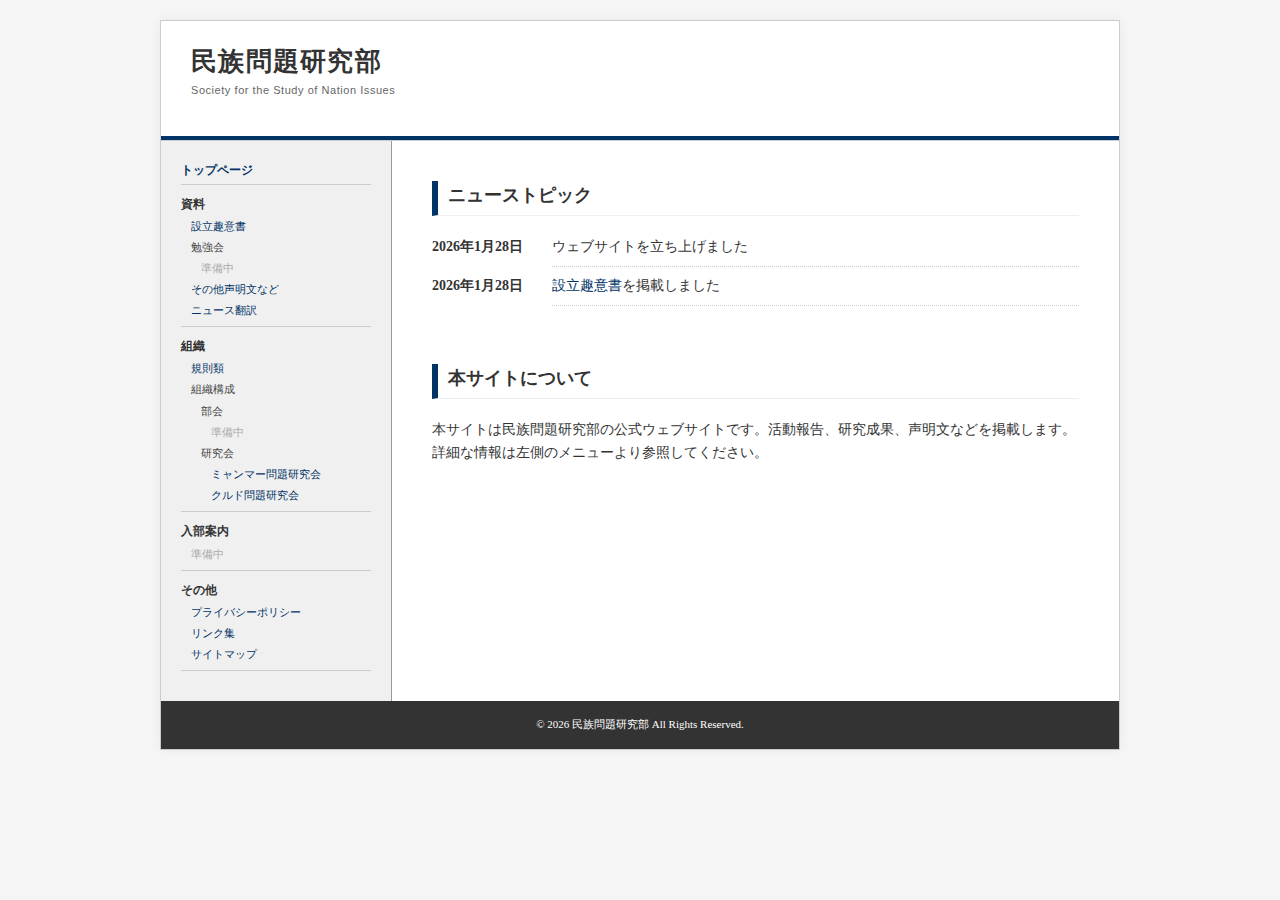
<file: index.html>
<!DOCTYPE html>
<html lang="ja">
<head>
    <meta charset="UTF-8">
    <meta name="viewport" content="width=device-width, initial-scale=1.0">
    <title>民族問題研究部</title>
    <link rel="stylesheet" href="style.css">
    <script src="js/common.js"></script>
</head>
<body>

<div class="academic-wrapper">
    <div id="header-part"></div>

    <div class="academic-container">
        <div id="sidebar-part"></div>

        <main class="academic-main">
            <section>
                <h2>ニューストピック</h2>
                <dl class="news-list">
                    <dt>2026年1月28日</dt>
                    <dd>ウェブサイトを立ち上げました</dd>
                    
                    <dt>2026年1月28日</dt>
                    <dd><a href="syuisyo.html">設立趣意書</a>を掲載しました</dd>
                </dl>
            </section>
            
            <section>
                <h2>本サイトについて</h2>
                <p>
                    本サイトは民族問題研究部の公式ウェブサイトです。活動報告、研究成果、声明文などを掲載します。
                    詳細な情報は左側のメニューより参照してください。
                </p>
            </section>
        </main>
    </div>

    <div id="footer-part"></div>
</div>

</body>
</html>
</file>
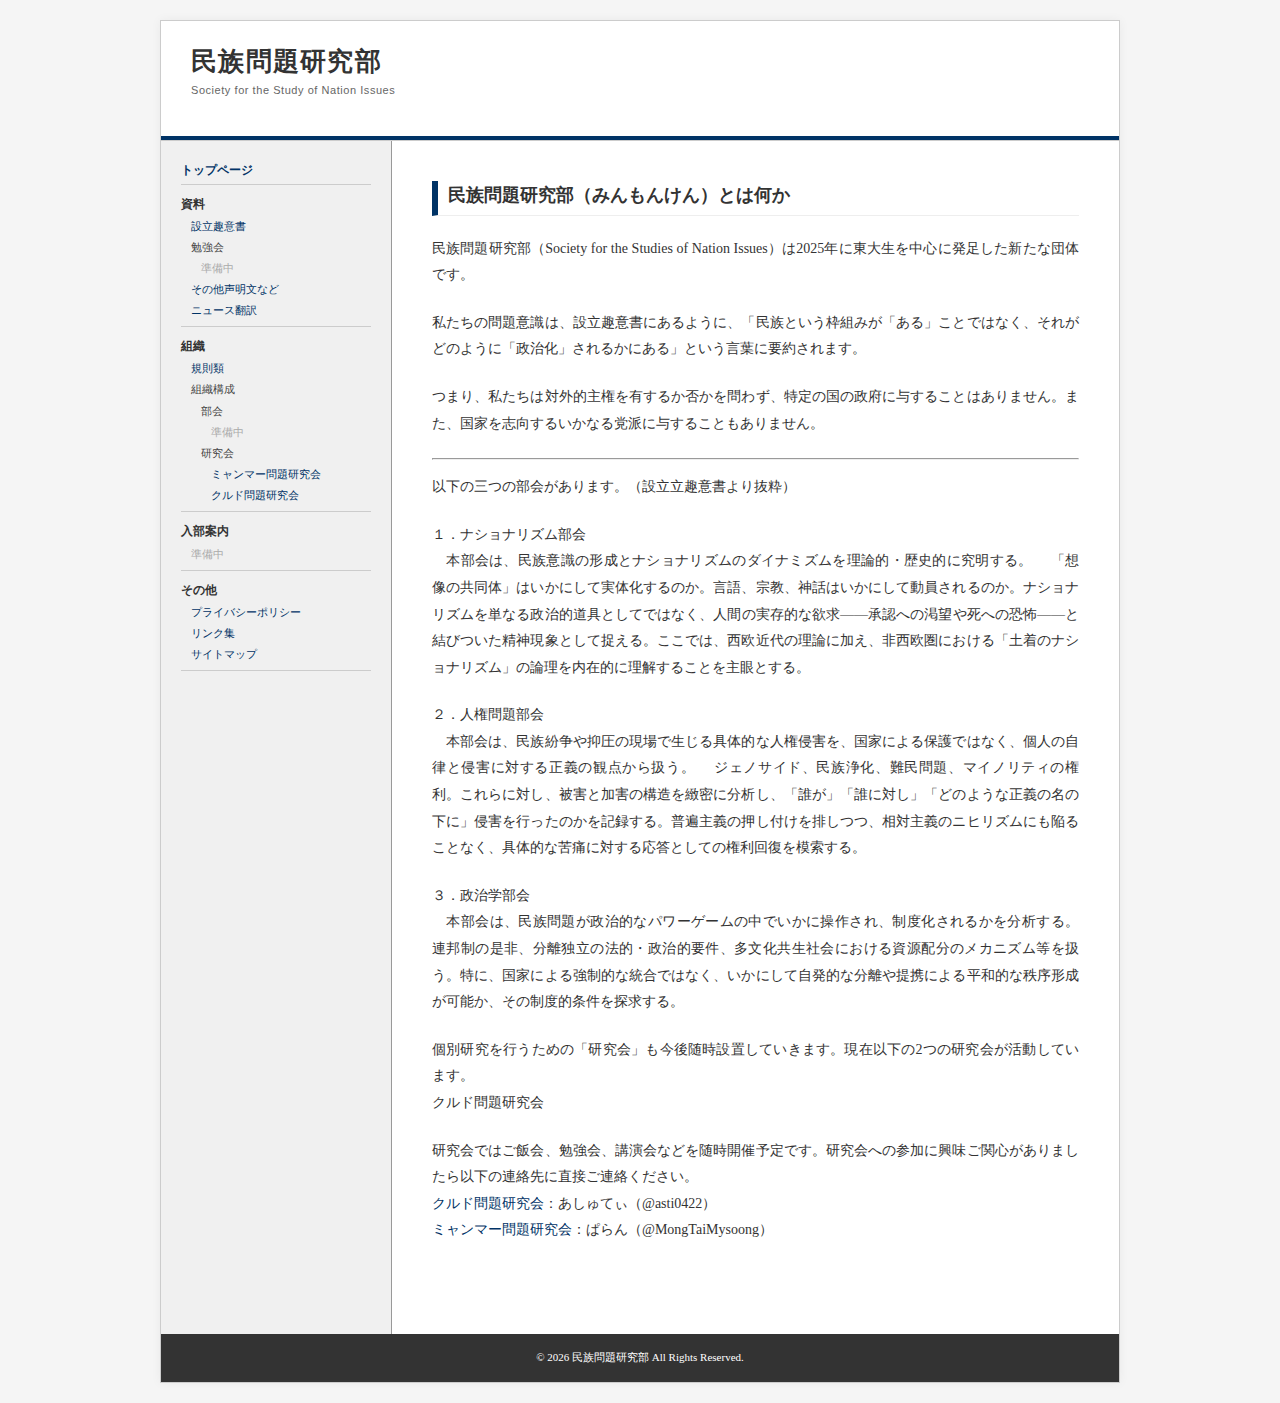
<file: about_us.html>
<!DOCTYPE html>
<html lang="ja">
<head>
    <meta charset="UTF-8">
    <meta name="viewport" content="width=device-width, initial-scale=1.0">
    <title>わたしたちについて | 民族問題研究部</title>
    <link rel="stylesheet" href="style.css">
    <script src="js/common.js"></script>
    <meta name="description" content="準備中。">
</head>
<div class="academic-wrapper">
    <div id="header-part"></div>

    <div class="academic-container">
        <div id="sidebar-part"></div>

        <main class="academic-main">
            <section>
                <h2>民族問題研究部（みんもんけん）とは何か</h2>
                         <div class="document-body">
                        <p>民族問題研究部（Society for the Studies of Nation Issues）は2025年に東大生を中心に発足した新たな団体です。</p>
		                <p>私たちの問題意識は、設立趣意書にあるように、「民族という枠組みが「ある」ことではなく、それがどのように「政治化」されるかにある」という言葉に要約されます。</p>
                        <p>つまり、私たちは対外的主権を有するか否かを問わず、特定の国の政府に与することはありません。また、国家を志向するいかなる党派に与することもありません。</p>
                        <hr />
		                <p>以下の三つの部会があります。（設立立趣意書より抜粋）</p>

		                <p>１．ナショナリズム部会</br>　本部会は、民族意識の形成とナショナリズムのダイナミズムを理論的・歴史的に究明する。 　「想像の共同体」はいかにして実体化するのか。言語、宗教、神話はいかにして動員されるのか。ナショナリズムを単なる政治的道具としてではなく、人間の実存的な欲求――承認への渇望や死への恐怖――と結びついた精神現象として捉える。ここでは、西欧近代の理論に加え、非西欧圏における「土着のナショナリズム」の論理を内在的に理解することを主眼とする。</p>

		                <p>２．人権問題部会</br>　本部会は、民族紛争や抑圧の現場で生じる具体的な人権侵害を、国家による保護ではなく、個人の自律と侵害に対する正義の観点から扱う。 　ジェノサイド、民族浄化、難民問題、マイノリティの権利。これらに対し、被害と加害の構造を緻密に分析し、「誰が」「誰に対し」「どのような正義の名の下に」侵害を行ったのかを記録する。普遍主義の押し付けを排しつつ、相対主義のニヒリズムにも陥ることなく、具体的な苦痛に対する応答としての権利回復を模索する。</p>

		                <p>３．政治学部会</br>　本部会は、民族問題が政治的なパワーゲームの中でいかに操作され、制度化されるかを分析する。 連邦制の是非、分離独立の法的・政治的要件、多文化共生社会における資源配分のメカニズム等を扱う。特に、国家による強制的な統合ではなく、いかにして自発的な分離や提携による平和的な秩序形成が可能か、その制度的条件を探求する。</p>

		                <p>個別研究を行うための「研究会」も今後随時設置していきます。現在以下の2つの研究会が活動しています。</br>クルド問題研究会</br></p>
                        <p>研究会ではご飯会、勉強会、講演会などを随時開催予定です。研究会への参加に興味ご関心がありましたら以下の連絡先に直接ご連絡ください。</br><a href="kurdmonken.html">クルド問題研究会</a>：あしゅてぃ（@asti0422）</br><a href="myanmonken.html">ミャンマー問題研究会</a>：ぱらん（@MongTaiMysoong）</p>
                        
                        </div>
            </section>
        </main>
    </div>

    <div id="footer-part"></div>
</div>
</file>
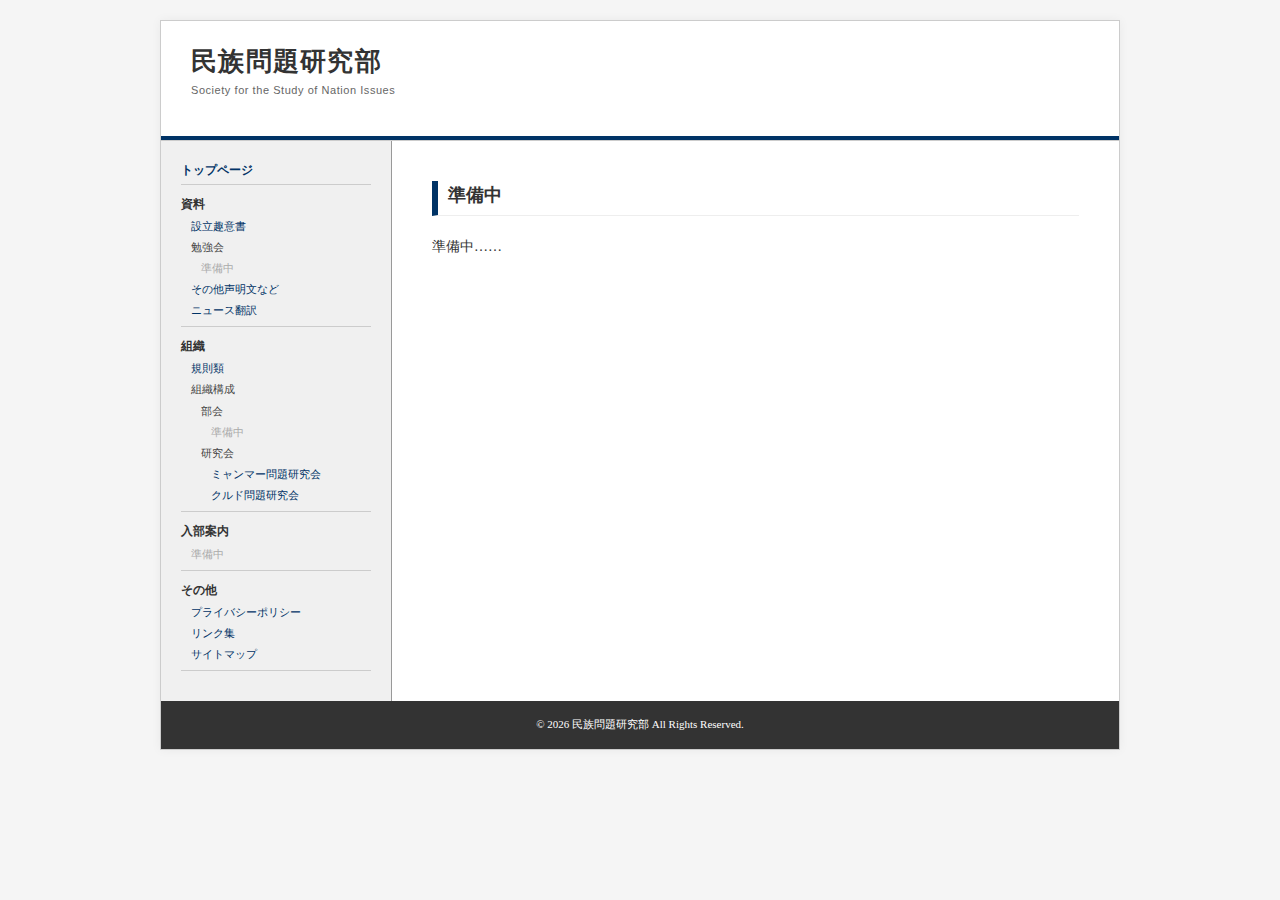
<file: junbi.html>
<!DOCTYPE html>
<html lang="ja">
<head>
    <meta charset="UTF-8">
    <meta name="viewport" content="width=device-width, initial-scale=1.0">
    <title>準備中 | 民族問題研究部</title>
    <link rel="stylesheet" href="style.css">
    <script src="js/common.js"></script>
    <meta name="description" content="準備中。">
</head>
<body>

<div class="academic-wrapper">
    <div id="header-part"></div>

    <div class="academic-container">
        <div id="sidebar-part"></div>

        <main class="academic-main">
            <section>
                <h2>準備中</h2>
                <p>準備中……
                </p>            
            <section>
        </main>
    </div>

    <div id="footer-part"></div>
</div>

</body>
</html>
</file>
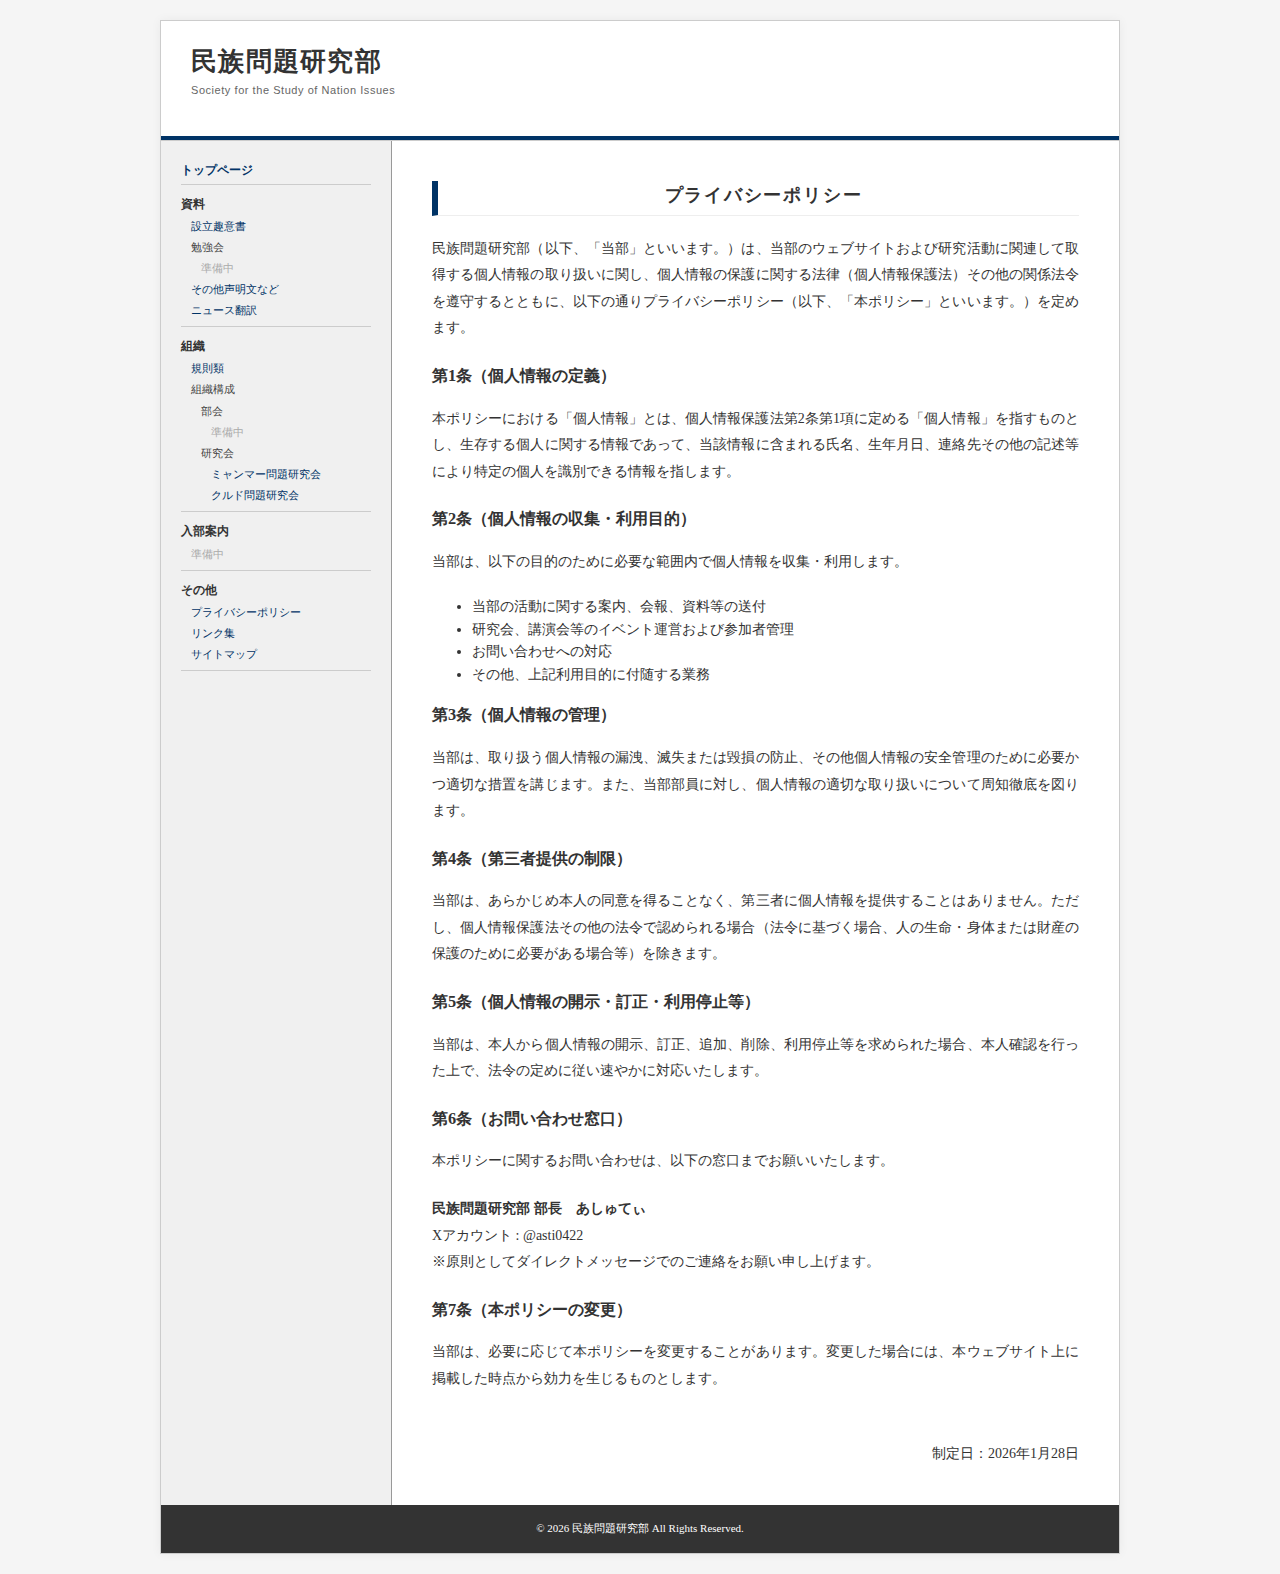
<file: privacy.html>
<!DOCTYPE html>
<html lang="ja">
<head>
    <meta charset="UTF-8">
    <meta name="viewport" content="width=device-width, initial-scale=1.0">
    <title>プライバシーポリシー | 民族問題研究部</title>
    <link rel="stylesheet" href="style.css">
    <script src="js/common.js"></script>
</head>
<body>

<div class="academic-wrapper">
    <div id="header-part"></div>

    <div class="academic-container">
        <div id="sidebar-part"></div>

        <main class="academic-main">
            <h2 class="document-title">プライバシーポリシー</h2>
            
            <div class="document-body">
                <p>
                    民族問題研究部（以下、「当部」といいます。）は、当部のウェブサイトおよび研究活動に関連して取得する個人情報の取り扱いに関し、個人情報の保護に関する法律（個人情報保護法）その他の関係法令を遵守するとともに、以下の通りプライバシーポリシー（以下、「本ポリシー」といいます。）を定めます。
                </p>

                <h3>第1条（個人情報の定義）</h3>
                <p>
                    本ポリシーにおける「個人情報」とは、個人情報保護法第2条第1項に定める「個人情報」を指すものとし、生存する個人に関する情報であって、当該情報に含まれる氏名、生年月日、連絡先その他の記述等により特定の個人を識別できる情報を指します。
                </p>

                <h3>第2条（個人情報の収集・利用目的）</h3>
                <p>
                    当部は、以下の目的のために必要な範囲内で個人情報を収集・利用します。
                </p>
                <ul>
                    <li>当部の活動に関する案内、会報、資料等の送付</li>
                    <li>研究会、講演会等のイベント運営および参加者管理</li>
                    <li>お問い合わせへの対応</li>
                    <li>その他、上記利用目的に付随する業務</li>
                </ul>

                <h3>第3条（個人情報の管理）</h3>
                <p>
                    当部は、取り扱う個人情報の漏洩、滅失または毀損の防止、その他個人情報の安全管理のために必要かつ適切な措置を講じます。また、当部部員に対し、個人情報の適切な取り扱いについて周知徹底を図ります。
                </p>

                <h3>第4条（第三者提供の制限）</h3>
                <p>
                    当部は、あらかじめ本人の同意を得ることなく、第三者に個人情報を提供することはありません。ただし、個人情報保護法その他の法令で認められる場合（法令に基づく場合、人の生命・身体または財産の保護のために必要がある場合等）を除きます。
                </p>

                <h3>第5条（個人情報の開示・訂正・利用停止等）</h3>
                <p>
                    当部は、本人から個人情報の開示、訂正、追加、削除、利用停止等を求められた場合、本人確認を行った上で、法令の定めに従い速やかに対応いたします。
                </p>

                <h3>第6条（お問い合わせ窓口）</h3>
                <p>
                    本ポリシーに関するお問い合わせは、以下の窓口までお願いいたします。
                </p>
                <p style="margin-top: 20px;">
                    <strong>民族問題研究部 部長　あしゅてぃ</strong><br>
                    Xアカウント : @asti0422<br>
                    ※原則としてダイレクトメッセージでのご連絡をお願い申し上げます。
                </p>

                <h3>第7条（本ポリシーの変更）</h3>
                <p>
                    当部は、必要に応じて本ポリシーを変更することがあります。変更した場合には、本ウェブサイト上に掲載した時点から効力を生じるものとします。
                </p>

                <div class="document-date">
                    制定日：2026年1月28日
                </div>
            </div>
        </main>
    </div>

    <div id="footer-part"></div>
</div>

</body>
</html>
</file>
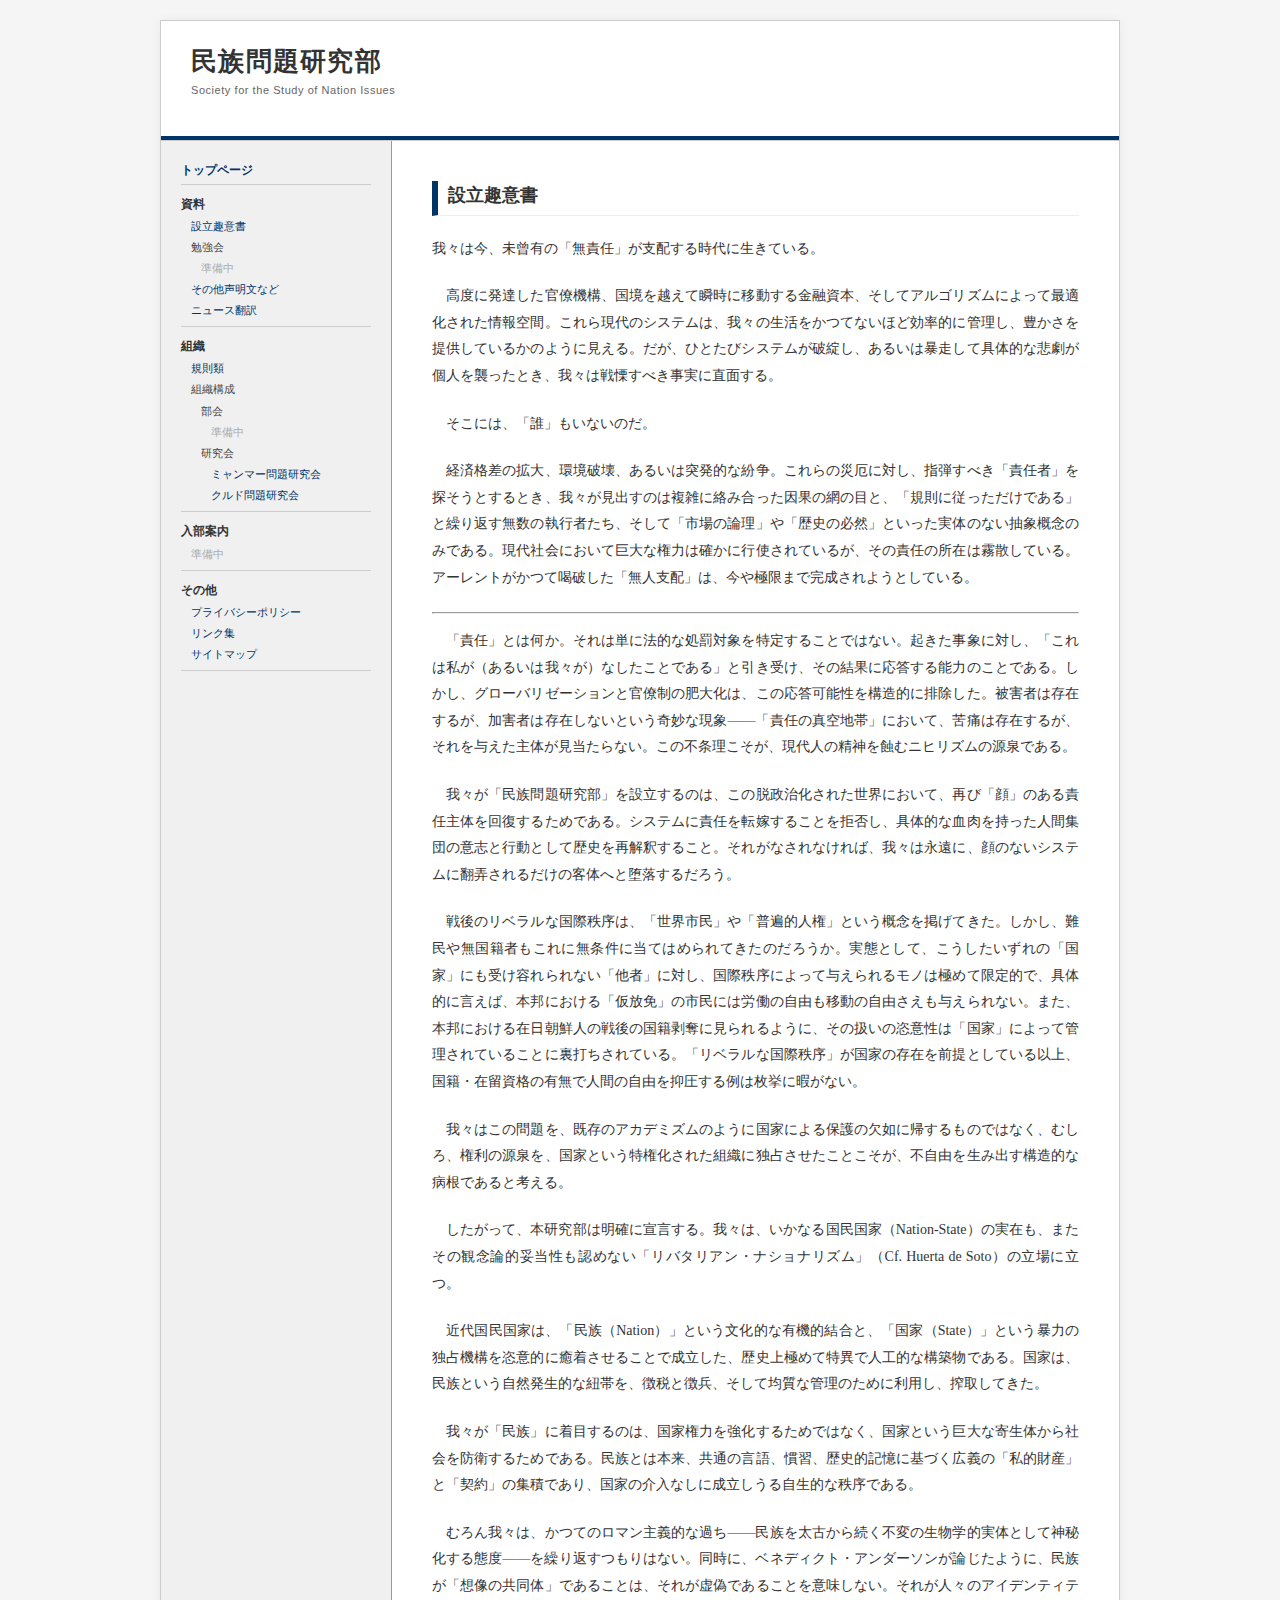
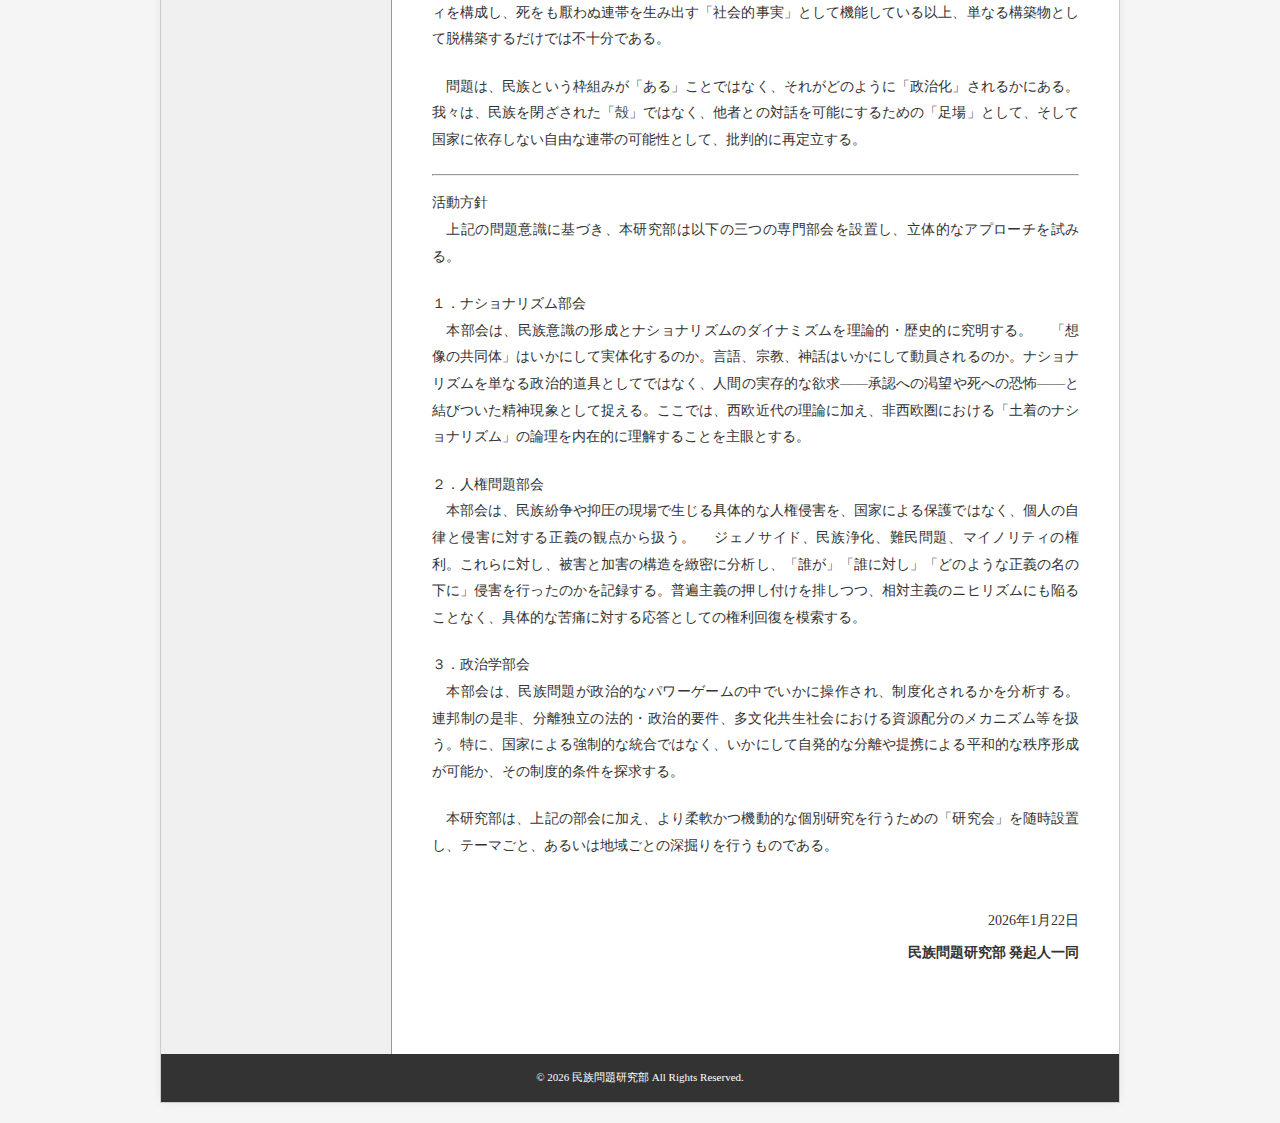
<file: syuisyo.html>
<!DOCTYPE html>
<html lang="ja">
<head>
    <meta charset="UTF-8">
    <meta name="viewport" content="width=device-width, initial-scale=1.0">
    <title>準備中 | 民族問題研究部</title>
    <link rel="stylesheet" href="style.css">
    <script src="js/common.js"></script>
    <meta name="description" content="準備中。">
</head>
<div class="academic-wrapper">
    <div id="header-part"></div>

    <div class="academic-container">
        <div id="sidebar-part"></div>

        <main class="academic-main">
            <section>
                <h2>設立趣意書</h2>
                                    <div class="document-body">
                        <p>我々は今、未曾有の「無責任」が支配する時代に生きている。</p>
		                <p>　高度に発達した官僚機構、国境を越えて瞬時に移動する金融資本、そしてアルゴリズムによって最適化された情報空間。これら現代のシステムは、我々の生活をかつてないほど効率的に管理し、豊かさを提供しているかのように見える。だが、ひとたびシステムが破綻し、あるいは暴走して具体的な悲劇が個人を襲ったとき、我々は戦慄すべき事実に直面する。</p>
		                <p>　そこには、「誰」もいないのだ。</p>
		                <p>　経済格差の拡大、環境破壊、あるいは突発的な紛争。これらの災厄に対し、指弾すべき「責任者」を探そうとするとき、我々が見出すのは複雑に絡み合った因果の網の目と、「規則に従っただけである」と繰り返す無数の執行者たち、そして「市場の論理」や「歴史の必然」といった実体のない抽象概念のみである。現代社会において巨大な権力は確かに行使されているが、その責任の所在は霧散している。アーレントがかつて喝破した「無人支配」は、今や極限まで完成されようとしている。</p>
                        <hr />
		                <p>　「責任」とは何か。それは単に法的な処罰対象を特定することではない。起きた事象に対し、「これは私が（あるいは我々が）なしたことである」と引き受け、その結果に応答する能力のことである。しかし、グローバリゼーションと官僚制の肥大化は、この応答可能性を構造的に排除した。被害者は存在するが、加害者は存在しないという奇妙な現象――「責任の真空地帯」において、苦痛は存在するが、それを与えた主体が見当たらない。この不条理こそが、現代人の精神を蝕むニヒリズムの源泉である。</p>

		                <p>　我々が「民族問題研究部」を設立するのは、この脱政治化された世界において、再び「顔」のある責任主体を回復するためである。システムに責任を転嫁することを拒否し、具体的な血肉を持った人間集団の意志と行動として歴史を再解釈すること。それがなされなければ、我々は永遠に、顔のないシステムに翻弄されるだけの客体へと堕落するだろう。</p>

		                <p>　戦後のリベラルな国際秩序は、「世界市民」や「普遍的人権」という概念を掲げてきた。しかし、難民や無国籍者もこれに無条件に当てはめられてきたのだろうか。実態として、こうしたいずれの「国家」にも受け容れられない「他者」に対し、国際秩序によって与えられるモノは極めて限定的で、具体的に言えば、本邦における「仮放免」の市民には労働の自由も移動の自由さえも与えられない。また、本邦における在日朝鮮人の戦後の国籍剥奪に見られるように、その扱いの恣意性は「国家」によって管理されていることに裏打ちされている。「リベラルな国際秩序」が国家の存在を前提としている以上、国籍・在留資格の有無で人間の自由を抑圧する例は枚挙に暇がない。</p>
		                <p>　我々はこの問題を、既存のアカデミズムのように国家による保護の欠如に帰するものではなく、むしろ、権利の源泉を、国家という特権化された組織に独占させたことこそが、不自由を生み出す構造的な病根であると考える。</p>

		                <p>　したがって、本研究部は明確に宣言する。我々は、いかなる国民国家（Nation-State）の実在も、またその観念論的妥当性も認めない「リバタリアン・ナショナリズム」（Cf. Huerta de Soto）の立場に立つ。</p>

		                <p>　近代国民国家は、「民族（Nation）」という文化的な有機的結合と、「国家（State）」という暴力の独占機構を恣意的に癒着させることで成立した、歴史上極めて特異で人工的な構築物である。国家は、民族という自然発生的な紐帯を、徴税と徴兵、そして均質な管理のために利用し、搾取してきた。</p>
		                <p> 　我々が「民族」に着目するのは、国家権力を強化するためではなく、国家という巨大な寄生体から社会を防衛するためである。民族とは本来、共通の言語、慣習、歴史的記憶に基づく広義の「私的財産」と「契約」の集積であり、国家の介入なしに成立しうる自生的な秩序である。</p>

		                <p>　むろん我々は、かつてのロマン主義的な過ち――民族を太古から続く不変の生物学的実体として神秘化する態度――を繰り返すつもりはない。同時に、ベネディクト・アンダーソンが論じたように、民族が「想像の共同体」であることは、それが虚偽であることを意味しない。それが人々のアイデンティティを構成し、死をも厭わぬ連帯を生み出す「社会的事実」として機能している以上、単なる構築物として脱構築するだけでは不十分である。</p>

		                <p>　問題は、民族という枠組みが「ある」ことではなく、それがどのように「政治化」されるかにある。我々は、民族を閉ざされた「殻」ではなく、他者との対話を可能にするための「足場」として、そして国家に依存しない自由な連帯の可能性として、批判的に再定立する。</p>
                        <hr />
		                <p>活動方針</br>　上記の問題意識に基づき、本研究部は以下の三つの専門部会を設置し、立体的なアプローチを試みる。</p>

		                <p>１．ナショナリズム部会</br>　本部会は、民族意識の形成とナショナリズムのダイナミズムを理論的・歴史的に究明する。 　「想像の共同体」はいかにして実体化するのか。言語、宗教、神話はいかにして動員されるのか。ナショナリズムを単なる政治的道具としてではなく、人間の実存的な欲求――承認への渇望や死への恐怖――と結びついた精神現象として捉える。ここでは、西欧近代の理論に加え、非西欧圏における「土着のナショナリズム」の論理を内在的に理解することを主眼とする。</p>

		                <p>２．人権問題部会</br>　本部会は、民族紛争や抑圧の現場で生じる具体的な人権侵害を、国家による保護ではなく、個人の自律と侵害に対する正義の観点から扱う。 　ジェノサイド、民族浄化、難民問題、マイノリティの権利。これらに対し、被害と加害の構造を緻密に分析し、「誰が」「誰に対し」「どのような正義の名の下に」侵害を行ったのかを記録する。普遍主義の押し付けを排しつつ、相対主義のニヒリズムにも陥ることなく、具体的な苦痛に対する応答としての権利回復を模索する。</p>

		                <p>３．政治学部会</br>　本部会は、民族問題が政治的なパワーゲームの中でいかに操作され、制度化されるかを分析する。 連邦制の是非、分離独立の法的・政治的要件、多文化共生社会における資源配分のメカニズム等を扱う。特に、国家による強制的な統合ではなく、いかにして自発的な分離や提携による平和的な秩序形成が可能か、その制度的条件を探求する。</p>

		                <p>　本研究部は、上記の部会に加え、より柔軟かつ機動的な個別研究を行うための「研究会」を随時設置し、テーマごと、あるいは地域ごとの深掘りを行うものである。
                        </div>
                        <div class="document-date">2026年1月22日</div>
                        <div class="document-sign">民族問題研究部 発起人一同</div>
            </section>
        </main>
    </div>

    <div id="footer-part"></div>
</div>
</file>
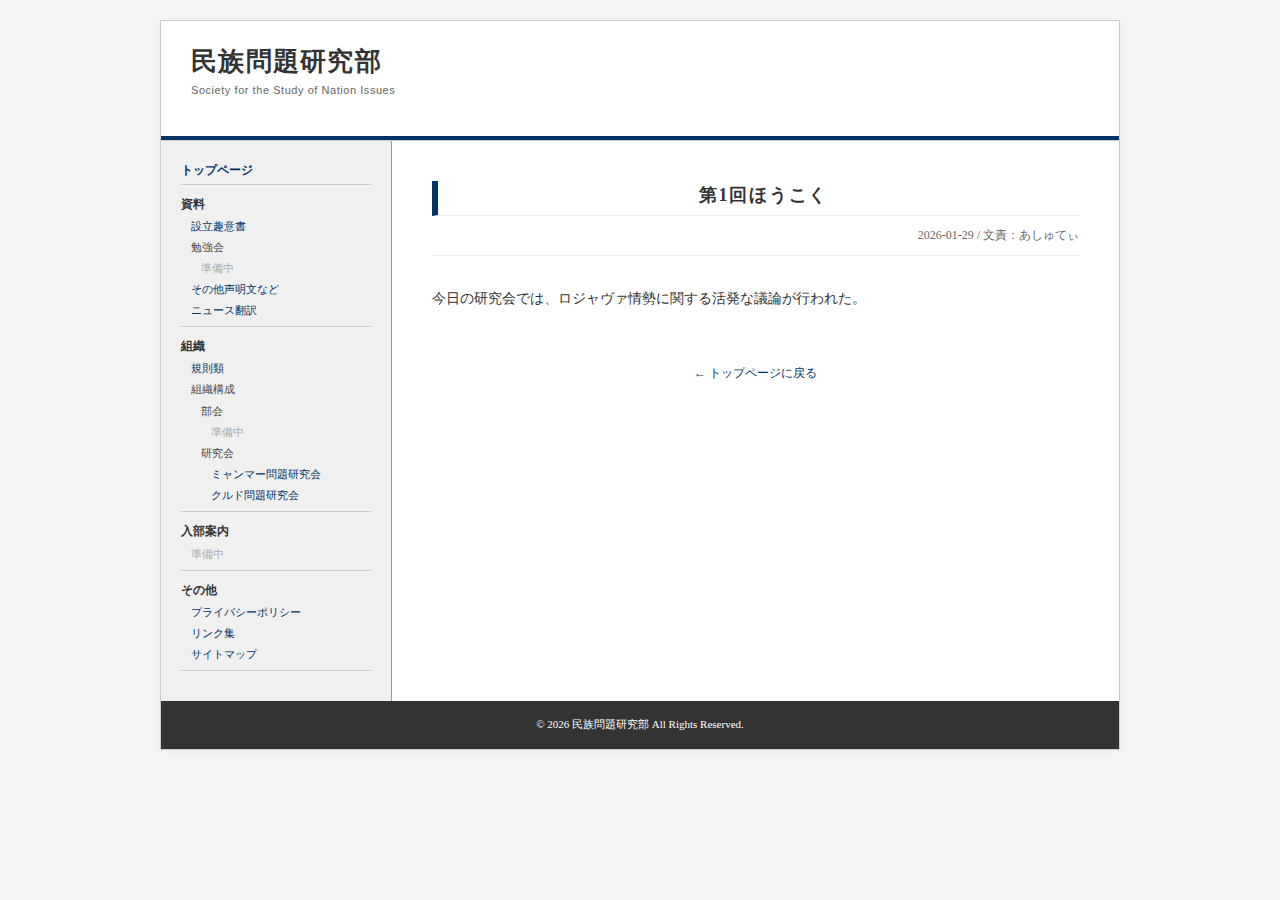
<file: post/2026-01-29.html>
﻿<!DOCTYPE html>
<html lang="ja">
<head>
    <meta charset="UTF-8">
    <meta name="viewport" content="width=device-width, initial-scale=1.0">
    <title>第1回ほうこく | 民族問題研究部</title>
    <link rel="stylesheet" href="../style.css">
    <script src="../js/common.js"></script>
</head>
<body>

<div class="academic-wrapper">
    <div id="header-part"></div>

    <div class="academic-container">
        <div id="sidebar-part"></div>

        <main class="academic-main">
            <article>
                <h2 class="document-title" style="margin-bottom:10px;">第1回ほうこく</h2>
                <div style="text-align:right; font-size:12px; color:#666; margin-bottom:30px; border-bottom:1px solid #eee; padding-bottom:10px;">
                    2026-01-29 / 文責：あしゅてぃ
                </div>
                
                <div class="document-body">
                    <p>今日の研究会では、ロジャヴァ情勢に関する活発な議論が行われた。</p>

                </div>

                <div style="margin-top:50px; text-align:center;">
                    <a href="../index.html" style="font-size:12px;">← トップページに戻る</a>
                </div>
            </article>
        </main>
    </div>

    <div id="footer-part"></div>
</div>

</body>
</html>
</file>
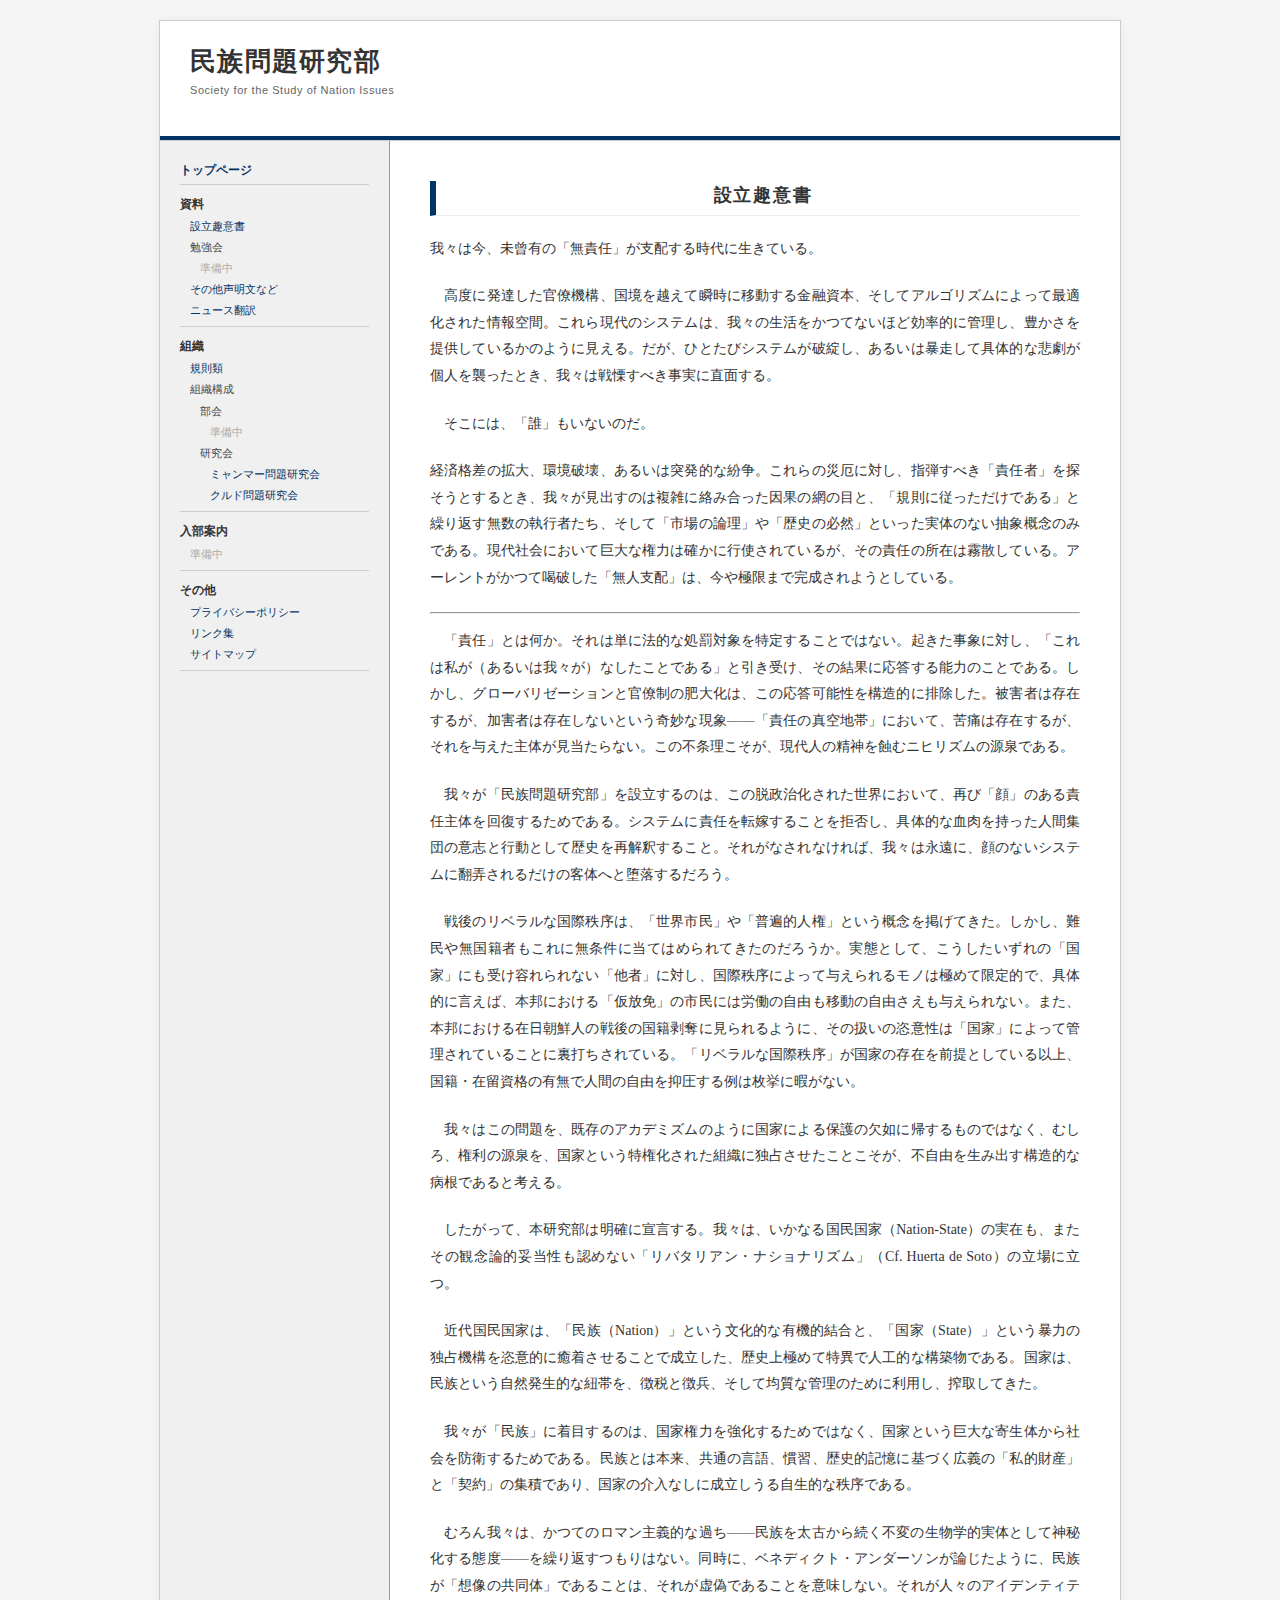
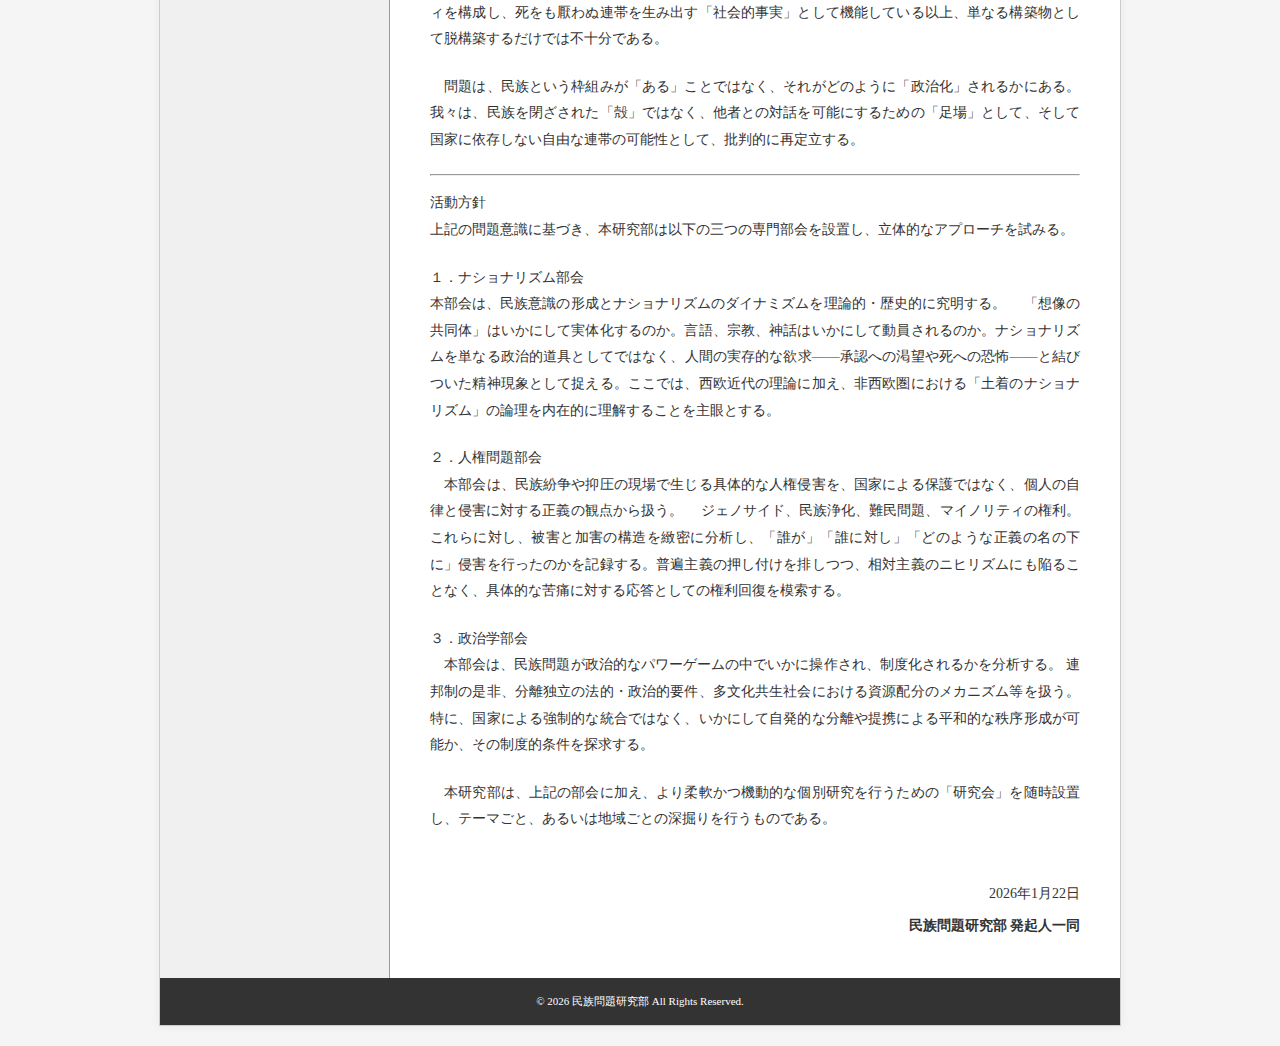
<file: 民問研/statements.html>
<!DOCTYPE html>
<html lang="ja">
<head>
    <meta charset="UTF-8">
    <meta name="viewport" content="width=device-width, initial-scale=1.0">
    <title>設立趣意書 | 民族問題研究部</title>
    <link rel="stylesheet" href="style.css">
</head>
<body>

<div class="academic-wrapper">
    <header class="academic-header">
        <h1>民族問題研究部</h1>
        <p class="subtitle">Society for the Study of Nation Issues</p>
    </header>

    <div class="academic-container">
        <nav class="academic-sidebar">
            <ul>
                <li><a href="index.html">トップページ</a></li>
                <li>資料
                    <ul>
                        <li><a href="syuisyo.html">設立趣意書</a></li>
                        <li>勉強会
                            <ul>
                                <li><span class="pending">準備中</span></li>
                            </ul>
                        </li>
                        <li><a href="#">その他声明文など</a></li>
                        <li><a href="#">ニュース翻訳</a></li>
                    </ul>
                </li>
                <li>組織
                    <ul>
                        <li><a href="#">規則類</a></li>
                        <li>組織構成
                            <ul>
                                <li>部会
                                    <ul>
                                        <li><span class="pending">準備中</span></li>
                                    </ul>
                                </li>
                                <li>研究会
                                    <ul>
                                        <li><a href="#">ミャンマー問題研究会</a></li>
                                        <li><a href="#">クルド問題研究会</a></li>
                                    </ul>
                                </li>
                            </ul>
                        </li>
                    </ul>
                </li>
                <li>入部案内
                    <ul>
                        <li><span class="pending">準備中</span></li>
                    </ul>
                </li>
                <li>その他
                    <ul>
                        <li><a href="#">プライバシーポリシー</a></li>
                        <li><a href="#">リンク集</a></li>
                        <li><a href="#">サイトマップ</a></li>
                    </ul>
                </li>
            </ul>
        </nav>

        <main class="academic-main">
            <h2 class="document-title">設立趣意書</h2>
            
            <div class="document-body">
                <p>我々は今、未曾有の「無責任」が支配する時代に生きている。</p>
		<p>　高度に発達した官僚機構、国境を越えて瞬時に移動する金融資本、そしてアルゴリズムによって最適化された情報空間。これら現代のシステムは、我々の生活をかつてないほど効率的に管理し、豊かさを提供しているかのように見える。だが、ひとたびシステムが破綻し、あるいは暴走して具体的な悲劇が個人を襲ったとき、我々は戦慄すべき事実に直面する。</p>
		<p>　そこには、「誰」もいないのだ。</p>
		<p>経済格差の拡大、環境破壊、あるいは突発的な紛争。これらの災厄に対し、指弾すべき「責任者」を探そうとするとき、我々が見出すのは複雑に絡み合った因果の網の目と、「規則に従っただけである」と繰り返す無数の執行者たち、そして「市場の論理」や「歴史の必然」といった実体のない抽象概念のみである。現代社会において巨大な権力は確かに行使されているが、その責任の所在は霧散している。アーレントがかつて喝破した「無人支配」は、今や極限まで完成されようとしている。</p>
        <hr />
		<p>　「責任」とは何か。それは単に法的な処罰対象を特定することではない。起きた事象に対し、「これは私が（あるいは我々が）なしたことである」と引き受け、その結果に応答する能力のことである。しかし、グローバリゼーションと官僚制の肥大化は、この応答可能性を構造的に排除した。被害者は存在するが、加害者は存在しないという奇妙な現象――「責任の真空地帯」において、苦痛は存在するが、それを与えた主体が見当たらない。この不条理こそが、現代人の精神を蝕むニヒリズムの源泉である。</p>

		<p>　我々が「民族問題研究部」を設立するのは、この脱政治化された世界において、再び「顔」のある責任主体を回復するためである。システムに責任を転嫁することを拒否し、具体的な血肉を持った人間集団の意志と行動として歴史を再解釈すること。それがなされなければ、我々は永遠に、顔のないシステムに翻弄されるだけの客体へと堕落するだろう。</p>

		<p>　戦後のリベラルな国際秩序は、「世界市民」や「普遍的人権」という概念を掲げてきた。しかし、難民や無国籍者もこれに無条件に当てはめられてきたのだろうか。実態として、こうしたいずれの「国家」にも受け容れられない「他者」に対し、国際秩序によって与えられるモノは極めて限定的で、具体的に言えば、本邦における「仮放免」の市民には労働の自由も移動の自由さえも与えられない。また、本邦における在日朝鮮人の戦後の国籍剥奪に見られるように、その扱いの恣意性は「国家」によって管理されていることに裏打ちされている。「リベラルな国際秩序」が国家の存在を前提としている以上、国籍・在留資格の有無で人間の自由を抑圧する例は枚挙に暇がない。</p>
		<p>　我々はこの問題を、既存のアカデミズムのように国家による保護の欠如に帰するものではなく、むしろ、権利の源泉を、国家という特権化された組織に独占させたことこそが、不自由を生み出す構造的な病根であると考える。</p>

		<p>　したがって、本研究部は明確に宣言する。我々は、いかなる国民国家（Nation-State）の実在も、またその観念論的妥当性も認めない「リバタリアン・ナショナリズム」（Cf. Huerta de Soto）の立場に立つ。</p>

		<p>　近代国民国家は、「民族（Nation）」という文化的な有機的結合と、「国家（State）」という暴力の独占機構を恣意的に癒着させることで成立した、歴史上極めて特異で人工的な構築物である。国家は、民族という自然発生的な紐帯を、徴税と徴兵、そして均質な管理のために利用し、搾取してきた。</p>
		<p> 　我々が「民族」に着目するのは、国家権力を強化するためではなく、国家という巨大な寄生体から社会を防衛するためである。民族とは本来、共通の言語、慣習、歴史的記憶に基づく広義の「私的財産」と「契約」の集積であり、国家の介入なしに成立しうる自生的な秩序である。</p>

		<p>　むろん我々は、かつてのロマン主義的な過ち――民族を太古から続く不変の生物学的実体として神秘化する態度――を繰り返すつもりはない。同時に、ベネディクト・アンダーソンが論じたように、民族が「想像の共同体」であることは、それが虚偽であることを意味しない。それが人々のアイデンティティを構成し、死をも厭わぬ連帯を生み出す「社会的事実」として機能している以上、単なる構築物として脱構築するだけでは不十分である。</p>

		<p>　問題は、民族という枠組みが「ある」ことではなく、それがどのように「政治化」されるかにある。我々は、民族を閉ざされた「殻」ではなく、他者との対話を可能にするための「足場」として、そして国家に依存しない自由な連帯の可能性として、批判的に再定立する。</p>
        <hr />
		<p>活動方針</br>上記の問題意識に基づき、本研究部は以下の三つの専門部会を設置し、立体的なアプローチを試みる。</p>

		<p>１．ナショナリズム部会</br>本部会は、民族意識の形成とナショナリズムのダイナミズムを理論的・歴史的に究明する。 　「想像の共同体」はいかにして実体化するのか。言語、宗教、神話はいかにして動員されるのか。ナショナリズムを単なる政治的道具としてではなく、人間の実存的な欲求――承認への渇望や死への恐怖――と結びついた精神現象として捉える。ここでは、西欧近代の理論に加え、非西欧圏における「土着のナショナリズム」の論理を内在的に理解することを主眼とする。</p>

		<p>２．人権問題部会</br>　本部会は、民族紛争や抑圧の現場で生じる具体的な人権侵害を、国家による保護ではなく、個人の自律と侵害に対する正義の観点から扱う。 　ジェノサイド、民族浄化、難民問題、マイノリティの権利。これらに対し、被害と加害の構造を緻密に分析し、「誰が」「誰に対し」「どのような正義の名の下に」侵害を行ったのかを記録する。普遍主義の押し付けを排しつつ、相対主義のニヒリズムにも陥ることなく、具体的な苦痛に対する応答としての権利回復を模索する。</p>

		<p>３．政治学部会</br>　本部会は、民族問題が政治的なパワーゲームの中でいかに操作され、制度化されるかを分析する。 連邦制の是非、分離独立の法的・政治的要件、多文化共生社会における資源配分のメカニズム等を扱う。特に、国家による強制的な統合ではなく、いかにして自発的な分離や提携による平和的な秩序形成が可能か、その制度的条件を探求する。</p>

		<p>　本研究部は、上記の部会に加え、より柔軟かつ機動的な個別研究を行うための「研究会」を随時設置し、テーマごと、あるいは地域ごとの深掘りを行うものである。
		</p>

                <div class="document-date">2026年1月22日</div>
                <div class="document-sign">民族問題研究部 発起人一同</div>
            </div>
        </main>
    </div>

    <footer class="academic-footer">
        &copy; 2026 民族問題研究部 All Rights Reserved.
    </footer>
</div>

</body>
</html>
</file>
<file: style.css>
@charset "UTF-8";

/* =========================================
   基本設定（明朝体・背景色）
   ========================================= */
body {
    font-family: "Hiragino Mincho ProN", "Yu Mincho", "MS PMincho", "Times New Roman", serif;
    font-size: 14px;
    line-height: 1.6;
    color: #333;
    margin: 0;
    padding: 0; /* スマホ用に余白調整 */
    background-color: #f5f5f5;
}

a {
    color: #003366;
    text-decoration: none;
}
a:hover {
    text-decoration: underline;
}

/* =========================================
   レイアウト枠組み（レスポンシブ対応）
   ========================================= */
.academic-wrapper {
    width: 100%;             /* スマホ用に100% */
    max-width: 960px;        /* PCでは最大960px */
    margin: 20px auto;       /* 上下左右中央 */
    background-color: #fff;
    border: 1px solid #ccc;
    box-shadow: 0 0 10px rgba(0,0,0,0.05);
    box-sizing: border-box;  /* パディングを含めた幅計算 */
}

/* スマホでは画面いっぱいに広げる */
@media (max-width: 768px) {
    .academic-wrapper {
        margin: 0;
        border: none;
        box-shadow: none;
    }
}

/* フレックスボックスで横並びを実現 */
.academic-container {
    display: flex;
    align-items: stretch; /* 高さを揃える（尻切れ防止の肝） */
    border-top: 1px solid #ccc;
}

/* =========================================
   ヘッダー
   ========================================= */
.academic-header {
    padding: 25px 30px;
    background-color: #fff;
    border-bottom: 4px solid #003366;
}
.academic-header h1 {
    font-size: 26px;
    margin: 0;
    line-height: 1.2;
    letter-spacing: 0.05em;
}
.academic-header .subtitle {
    font-family: Arial, sans-serif;
    font-size: 11px;
    color: #666;
    margin-top: 5px;
    letter-spacing: 0.05em;
}

/* スマホ用ヘッダー調整 */
@media (max-width: 768px) {
    .academic-header {
        padding: 15px 20px;
    }
    .academic-header h1 {
        font-size: 20px;
    }
}

/* =========================================
   サイドバー（★修正箇所：尻切れ防止）
   ========================================= */
/* JavaScriptで読み込むための「箱」(#sidebar-part)にスタイルを適用します */
#sidebar-part {
    width: 230px;            /* 幅を固定 */
    flex-shrink: 0;          /* 縮まないようにする */
    background-color: #f0f0f0; /* ★背景色をここに移動（これで下まで伸びます） */
    border-right: 1px solid #999; /* ★境界線もここに移動 */
}

/* 中身のnavタグのスタイル */
.academic-sidebar {
    padding: 20px;
    font-size: 12px;
    box-sizing: border-box;
}

.academic-sidebar ul {
    list-style: none;
    padding: 0;
    margin: 0;
}
.academic-sidebar > ul > li {
    margin-bottom: 10px;
    font-weight: bold;
    border-bottom: 1px solid #ccc;
    padding-bottom: 4px;
}
.academic-sidebar ul ul {
    margin-top: 4px;
    padding-left: 10px;
}
.academic-sidebar ul ul li {
    font-weight: normal;
    border-bottom: none;
    margin-bottom: 3px;
    font-size: 11px;
    color: #444;
}
.academic-sidebar .pending {
    color: #aaa;
}

/* =========================================
   メインコンテンツ
   ========================================= */
.academic-main {
    flex: 1; /* 残りの幅を埋める */
    padding: 40px;
    background-color: #fff;
    min-height: 500px; /* 最低限の高さを確保 */
    box-sizing: border-box;
    overflow-x: hidden; /* はみ出し防止 */
}

.academic-main section {
    margin-bottom: 50px;
}

.academic-main h2 {
    font-size: 18px;
    border-left: 6px solid #003366;
    padding-left: 10px;
    margin-top: 0;
    margin-bottom: 20px;
    border-bottom: 1px solid #eee;
    padding-bottom: 5px;
}

/* ニュースリスト（表組み風） */
.news-list dt {
    float: left;
    clear: left;
    width: 120px;
    font-weight: bold;
    margin-bottom: 8px;
}
.news-list dd {
    margin-left: 120px;
    margin-bottom: 8px;
    padding-bottom: 8px;
    border-bottom: 1px dotted #ccc;
}
/* float解除 */
.news-list::after {
    content: "";
    display: block;
    clear: both;
}

/* 文書用スタイル */
.document-title {
    font-size: 22px;
    text-align: center;
    margin-bottom: 40px;
    font-weight: bold;
    letter-spacing: 0.1em;
}
.document-body p {
    margin-bottom: 1.5em;
    text-align: justify;
    line-height: 1.9;
}
.document-date {
    text-align: right;
    margin-top: 50px;
}
.document-sign {
    text-align: right;
    margin-top: 10px;
    font-weight: bold;
}

/* =========================================
   フッター
   ========================================= */
.academic-footer {
    background-color: #333;
    color: #fff;
    padding: 15px;
    text-align: center;
    font-size: 11px;
}

/* =========================================
   ★スマホ対応（レスポンシブ）設定
   ========================================= */
@media (max-width: 768px) {
    /* 1. コンテナを縦並びにする */
    .academic-container {
        display: block; /* Flex解除 */
    }

    /* 2. サイドバーを横幅いっぱいにし、メインの下（または上）に配置 */
    #sidebar-part {
        width: 100%;
        border-right: none;
        border-bottom: 1px solid #999;
        /* 背景色はそのまま */
    }
    
    /* サイドバーの中身を少し見やすくする */
    .academic-sidebar {
        padding: 15px 20px;
    }

    /* 3. メインコンテンツの余白を減らす */
    .academic-main {
        padding: 20px;
        min-height: auto; /* 高さはなりゆきで */
    }

    /* 文書のタイトルを少し小さく */
    .document-title {
        font-size: 18px;
        margin-bottom: 20px;
    }

    /* ニュースリストの崩れ防止（縦並びへ） */
    .news-list dt {
        float: none;
        width: 100%;
        margin-bottom: 2px;
    }
    .news-list dd {
        margin-left: 0;
        margin-bottom: 15px;
        padding-bottom: 10px;
    }
}
</file>
<file: 民問研/style.css>
@charset "UTF-8";

/* =========================================
   基本設定（明朝体・背景色）
   ========================================= */
body {
    font-family: "Hiragino Mincho ProN", "Yu Mincho", "MS PMincho", "Times New Roman", serif;
    font-size: 14px;
    line-height: 1.6;
    color: #333;
    margin: 0;
    padding: 20px 0;
    background-color: #f5f5f5; /* 背景：薄いグレー */
}

a {
    color: #003366; /* 濃紺 */
    text-decoration: none;
}
a:hover {
    text-decoration: underline;
}

/* =========================================
   レイアウト枠組み
   ========================================= */
.academic-wrapper {
    width: 960px; /* 固定幅 */
    margin: 0 auto;
    background-color: #fff;
    border: 1px solid #ccc;
    box-shadow: 0 0 10px rgba(0,0,0,0.05);
}

/* フレックスボックスで横並びを実現 */
.academic-container {
    display: flex;
    align-items: stretch; /* 高さを揃える */
    border-top: 1px solid #ccc; /* ヘッダーとの境界線 */
}

/* =========================================
   ヘッダー
   ========================================= */
.academic-header {
    padding: 25px 30px;
    background-color: #fff;
    border-bottom: 4px solid #003366; /* 学術系濃紺ライン */
}
.academic-header h1 {
    font-size: 26px;
    margin: 0;
    line-height: 1.2;
    letter-spacing: 0.05em;
}
.academic-header .subtitle {
    font-family: Arial, sans-serif;
    font-size: 11px;
    color: #666;
    margin-top: 5px;
    letter-spacing: 0.05em;
}

/* =========================================
   サイドバー（左メニュー）
   ========================================= */
.academic-sidebar {
    width: 230px; /* 幅を固定 */
    flex-shrink: 0;
    background-color: #f0f0f0;
    border-right: 1px solid #999; /* 境界線をくっきり */
    padding: 20px;
    font-size: 12px; /* 文字サイズ極小 */
    box-sizing: border-box;
}

.academic-sidebar ul {
    list-style: none;
    padding: 0;
    margin: 0;
}
.academic-sidebar > ul > li {
    margin-bottom: 10px;
    font-weight: bold;
    border-bottom: 1px solid #ccc;
    padding-bottom: 4px;
}
.academic-sidebar ul ul {
    margin-top: 4px;
    padding-left: 10px;
}
.academic-sidebar ul ul li {
    font-weight: normal;
    border-bottom: none;
    margin-bottom: 3px;
    font-size: 11px; /* 小項目はさらに小さく */
    color: #444;
}
.academic-sidebar .pending {
    color: #aaa;
}

/* =========================================
   メインコンテンツ
   ========================================= */
.academic-main {
    flex: 1; /* 残りの幅を埋める */
    padding: 40px;
    background-color: #fff;
    min-height: 500px;
    box-sizing: border-box;
}

.academic-main section {
    margin-bottom: 50px;
}

/* 見出し */
.academic-main h2 {
    font-size: 18px;
    border-left: 6px solid #003366;
    padding-left: 10px;
    margin-top: 0;
    margin-bottom: 20px;
    border-bottom: 1px solid #eee;
    padding-bottom: 5px;
}

/* ニュースリスト（表組み風） */
.news-list {
    margin: 0;
}
.news-list dt {
    float: left;
    clear: left;
    width: 120px;
    font-weight: bold;
    margin-bottom: 8px;
}
.news-list dd {
    margin-left: 120px;
    margin-bottom: 8px;
    padding-bottom: 8px;
    border-bottom: 1px dotted #ccc;
}
/* float解除 */
.news-list::after {
    content: "";
    display: block;
    clear: both;
}

/* 文書用スタイル（設立趣意書など） */
.document-title {
    font-size: 22px;
    text-align: center;
    margin-bottom: 40px;
    font-weight: bold;
    letter-spacing: 0.1em;
}
.document-body p {
    margin-bottom: 1.5em;
    text-align: justify; /* 両端揃え */
    line-height: 1.9;
}
.document-date {
    text-align: right;
    margin-top: 50px;
}
.document-sign {
    text-align: right;
    margin-top: 10px;
    font-weight: bold;
}

/* =========================================
   フッター
   ========================================= */
.academic-footer {
    background-color: #333;
    color: #fff;
    padding: 15px;
    text-align: center;
    font-size: 11px;
}
</file>
